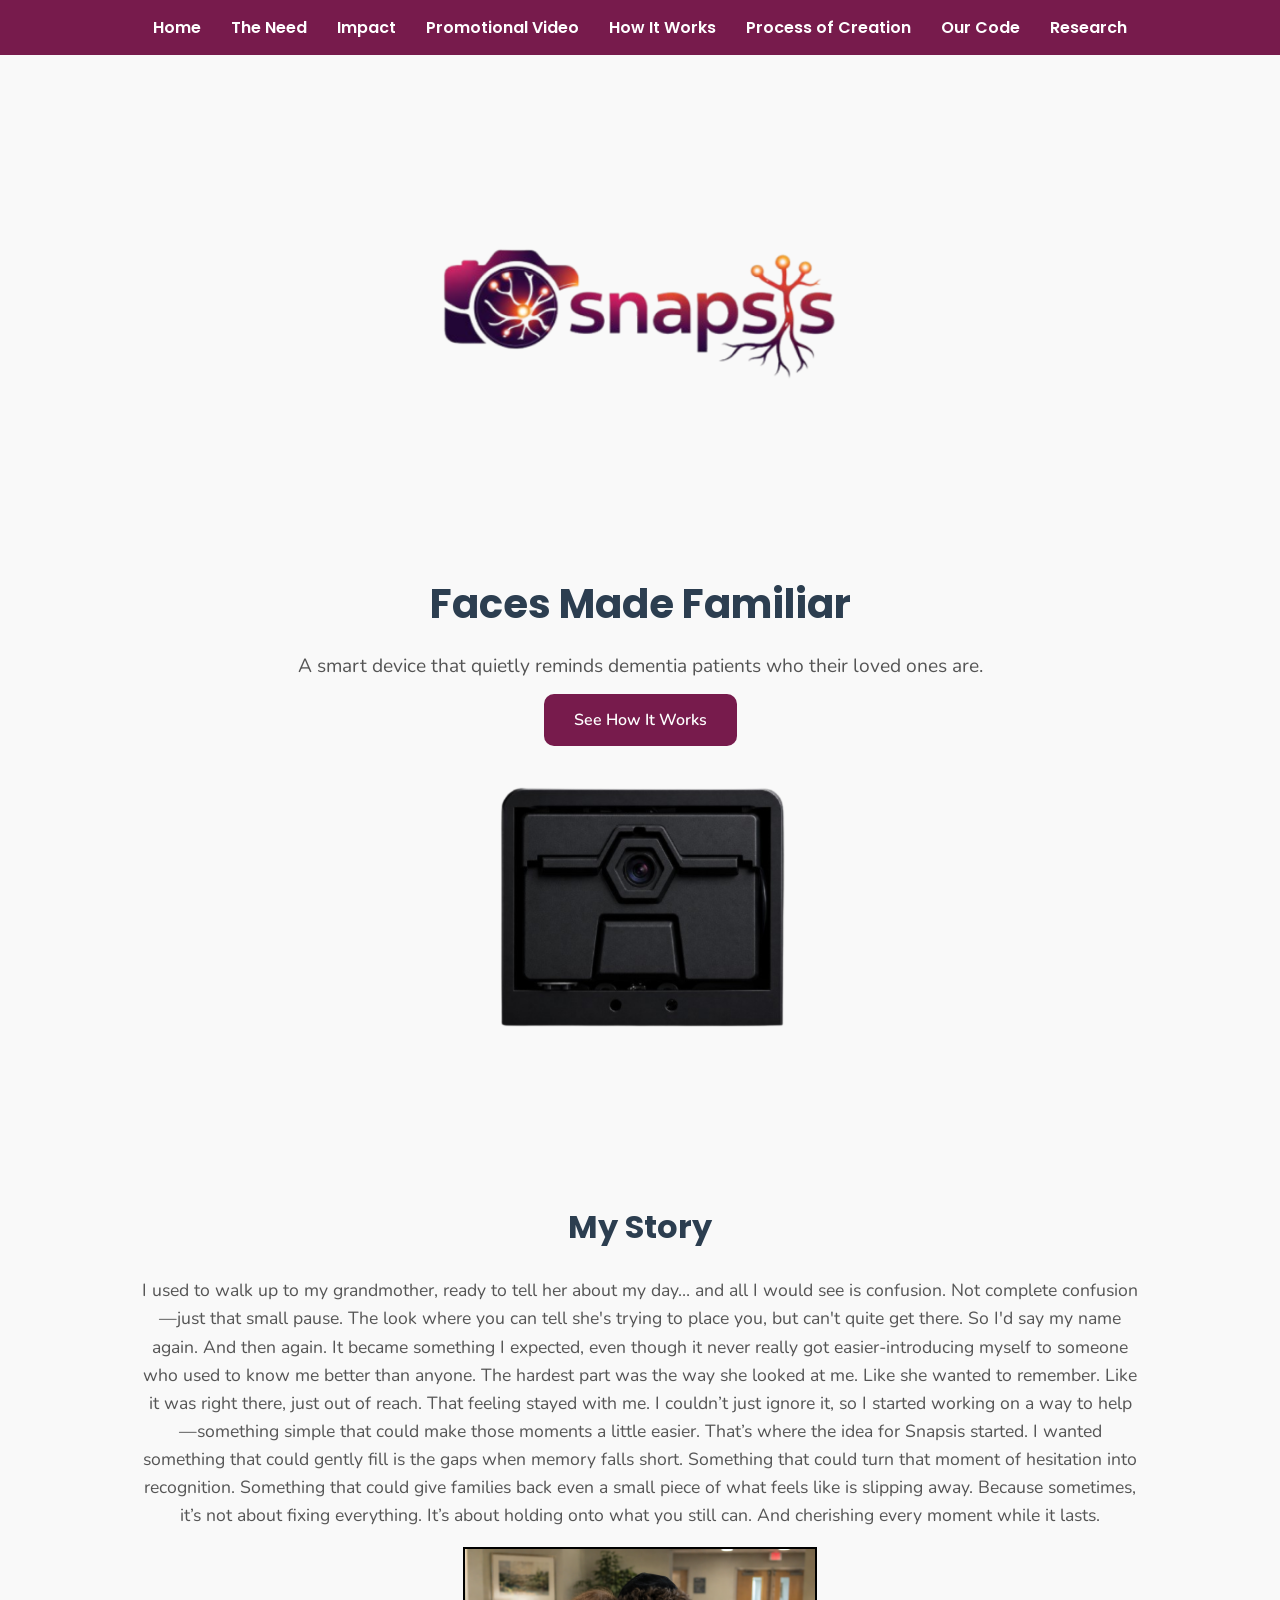
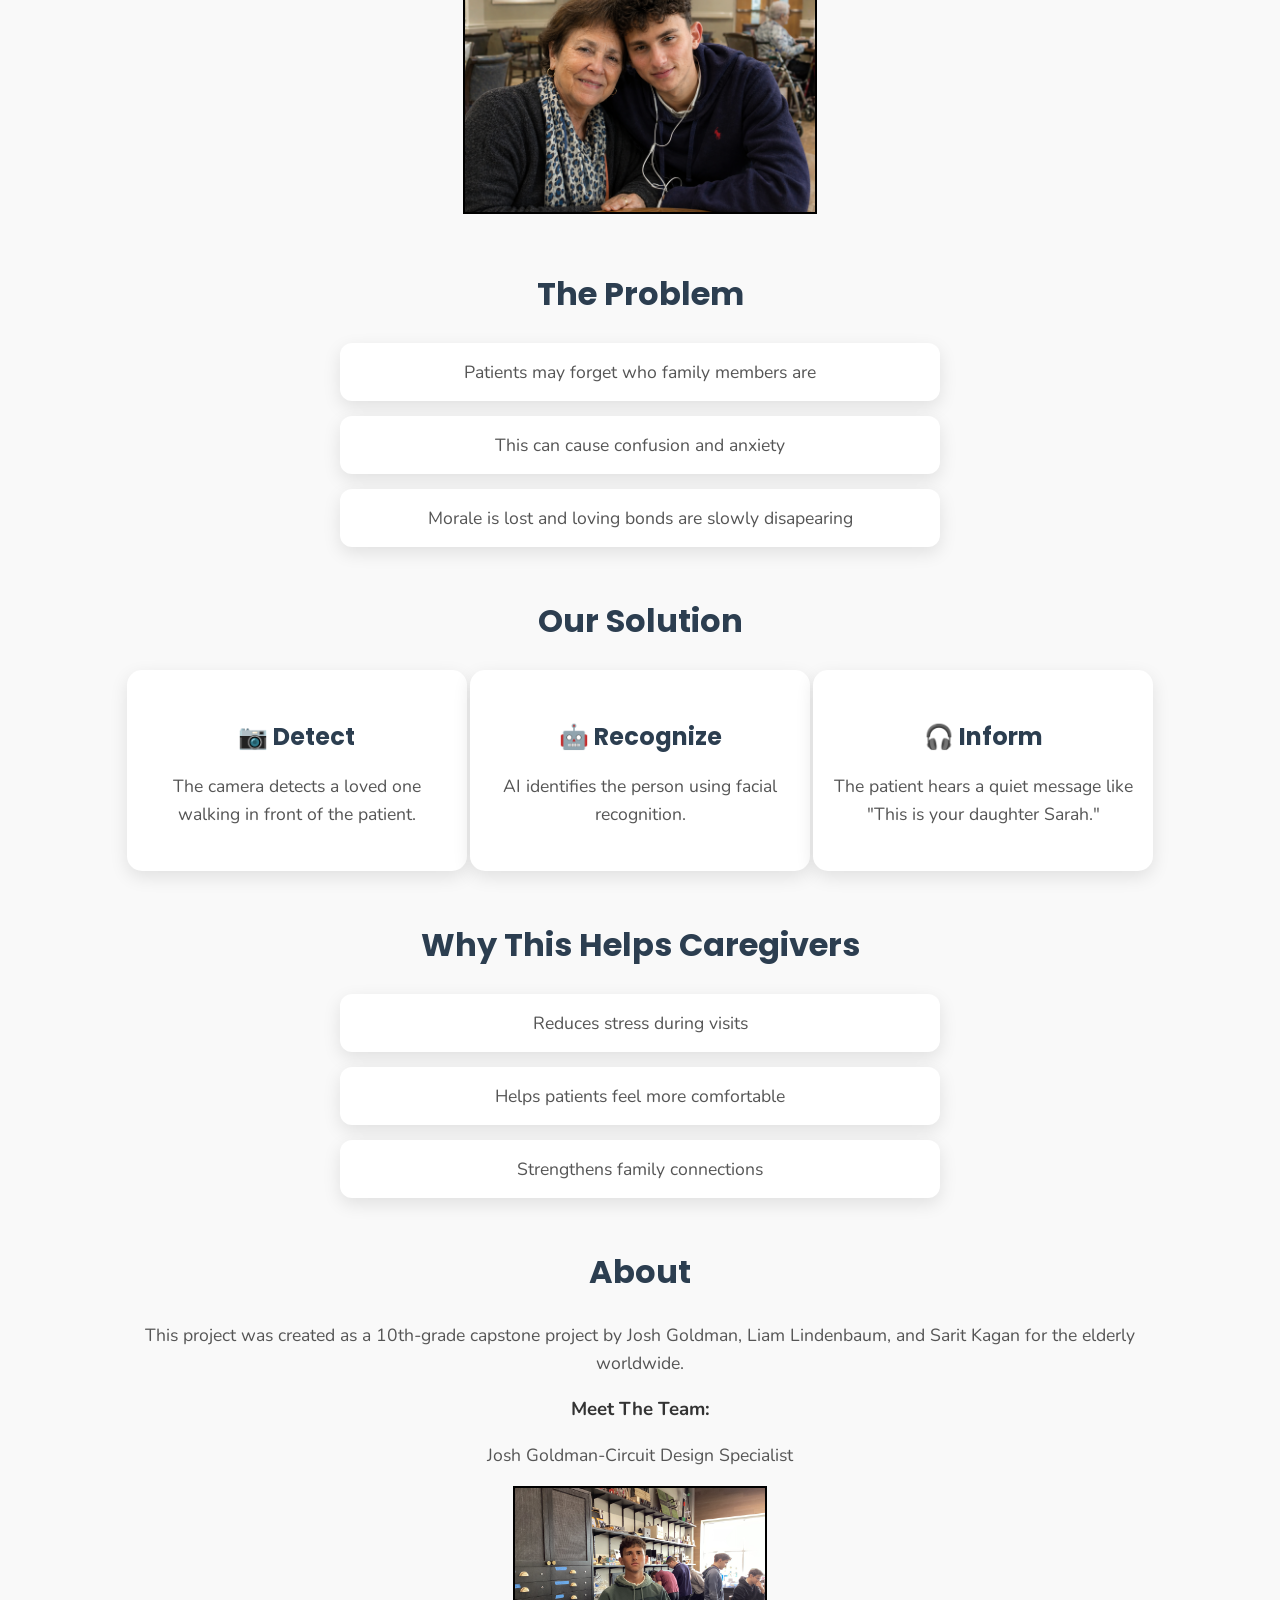
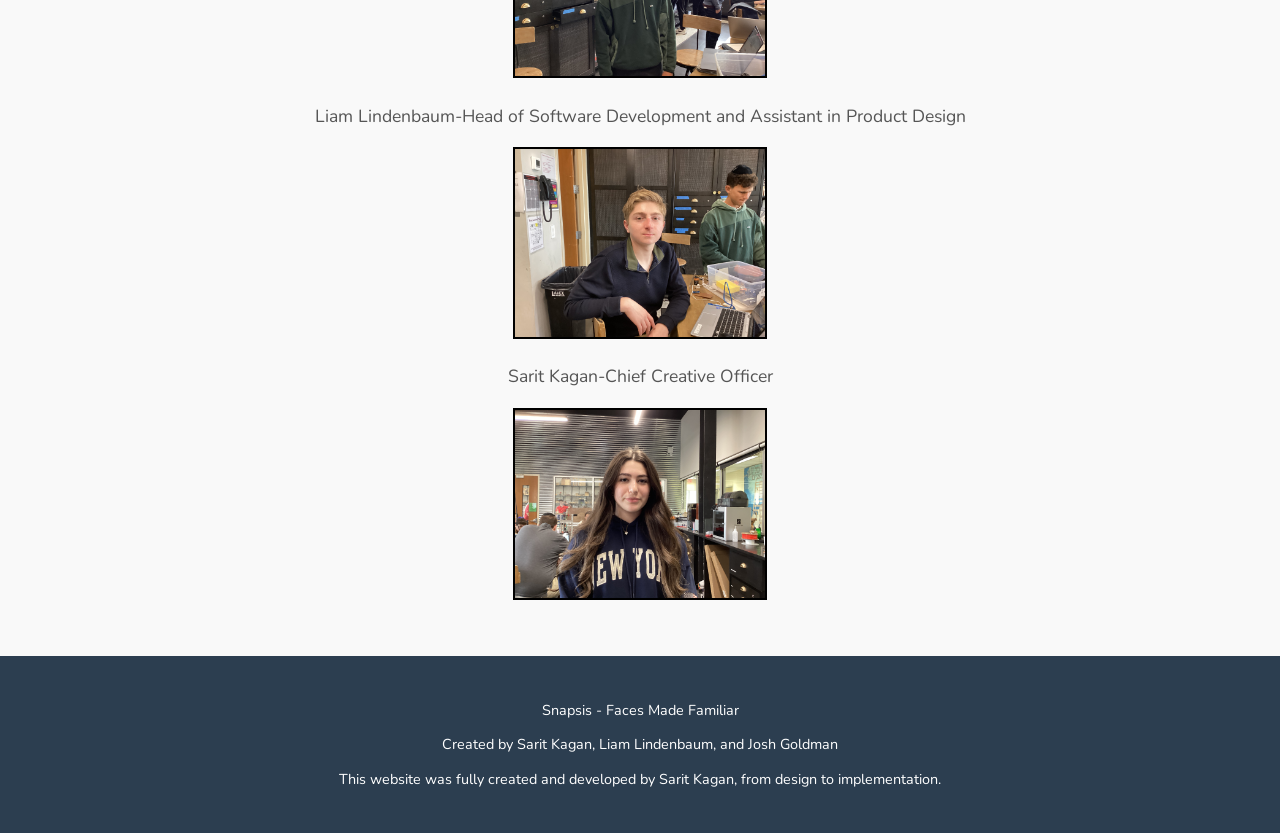
<file: index.html>
<!DOCTYPE html>
<html lang="en">
<head>
  <meta charset="UTF-8">
  <meta name="viewport" content="width=device-width, initial-scale=1.0">
  <title>Snapsis</title>

  <!-- Google Fonts -->
  <link href="https://fonts.googleapis.com/css2?family=Nunito:wght@400;700&family=Poppins:wght@600&display=swap" rel="stylesheet">

  <!-- Link to external CSS -->
  <link rel="stylesheet" href="style.css">
</head>
<body>

  <!-- Navbar -->
  <nav class="navbar">
    <a href="index.html">Home</a>
    <a href="theneed.html">The Need</a>
    <a href="impact.html">Impact</a>
    <a href="promotionalvideo.html">Promotional Video</a>
    <a href="howitworks.html">How It Works</a>
    <a href="processofcreation.html">Process of Creation</a>
    <a href="ourcode.html">Our Code</a>
    <a href="research.html">Research</a>
  </nav>


  <!-- Hero Section -->
  <header id="hero">
    <img src="./images/snapsiscapstoneLogo.png" alt="Snapsis Logo" class="hero-logo" width="600">
    <h2>Faces Made Familiar</h2>
    <p>A smart device that quietly reminds dementia patients who their loved ones are.</p>
    <a href="howitworks.html" class="cta-button">See How It Works</a>
    <br><br>
    <img src="finalproduct.png" alt="Device Mockup" class="device-mockup" width="350">
  </header>

  <!-- Story Section -->
  <section id="My Story">
    <h2>My Story</h2>
    <p>I used to walk up to my grandmother, ready to tell her about my day… and all I would see is confusion.
Not complete confusion—just that small pause. The look where you can tell she's trying to place you, but can't quite get there.
So I'd say my name again.
And then again.
It became something I expected, even though it never really got easier-introducing myself to someone who used to know me better than anyone.
The hardest part was the way she looked at me. Like she wanted to remember. Like it was right there, just out of reach.
That feeling stayed with me. I couldn’t just ignore it, so I started working on a way to help—something simple that could make those moments a little easier.
That’s where the idea for Snapsis started. I wanted something that could gently fill is the gaps when memory falls short. Something that could turn that moment of hesitation into recognition.
Something that could give families back even a small piece of what feels like is slipping away.
Because sometimes, it’s not about fixing everything.
It’s about holding onto what you still can.
And cherishing every moment while it lasts.</p>  
<img class="outlined" src="./images/38553C07-4007-4B16-B831-66BC15F5A831.png" width="350" >
   
  </section>

  <!-- Problem Section -->
  <section id="problem">
    <h2>The Problem</h2>
    <ul>
      <li>Patients may forget who family members are</li>
      <li>This can cause confusion and anxiety</li>
      <li>Morale is lost and loving bonds are slowly disapearing</li>
    </ul>
  </section>

  <!-- Solution Section -->
  <section id="solution">
    <h2>Our Solution</h2>
    <div class="steps">
      <div class="step">
        <h3>📷 Detect</h3>
        <p>The camera detects a loved one walking in front of the patient.</p>
      </div>
      <div class="step">
        <h3>🤖 Recognize</h3>
        <p>AI identifies the person using facial recognition.</p>
      </div>
      <div class="step">
        <h3>🎧 Inform</h3>
        <p>The patient hears a quiet message like "This is your daughter Sarah."</p>
      </div>
    </div>
  </section>

  <!-- Caregivers Section -->
  <section id="caregivers">
    <h2>Why This Helps Caregivers</h2>
    <ul>
      <li>Reduces stress during visits</li>
      <li>Helps patients feel more comfortable</li>
      <li>Strengthens family connections</li>
    </ul>
  </section>

  <!-- About Section -->
  <section id="about">
    <h2>About</h2>
    <p>This project was created as a 10th-grade capstone project by Josh Goldman, Liam Lindenbaum, and Sarit Kagan for the elderly worldwide.</p>
    <h3 >Meet The Team:</h3>
    <p>Josh Goldman-Circuit Design Specialist</p>
    <img class="outlined" src="./images/IMG_0096.JPG" width="250" >
    <p>Liam Lindenbaum-Head of Software Development and Assistant in Product Design</p>
    <img class="outlined" src="./images/IMG_0095.JPG" width="250">
    <p>Sarit Kagan-Chief Creative Officer</p>
    <img class="outlined" src="./images/IMG_0097.JPG" width="250">

  </section>

  <!-- Footer -->
  <footer>
    <p>Snapsis - Faces Made Familiar</p>
    <p>Created by Sarit Kagan, Liam Lindenbaum, and Josh Goldman</p>
    <p>This website was fully created and developed by Sarit Kagan, from design to implementation.</p>
  </footer>

</body>
</html>
</file>
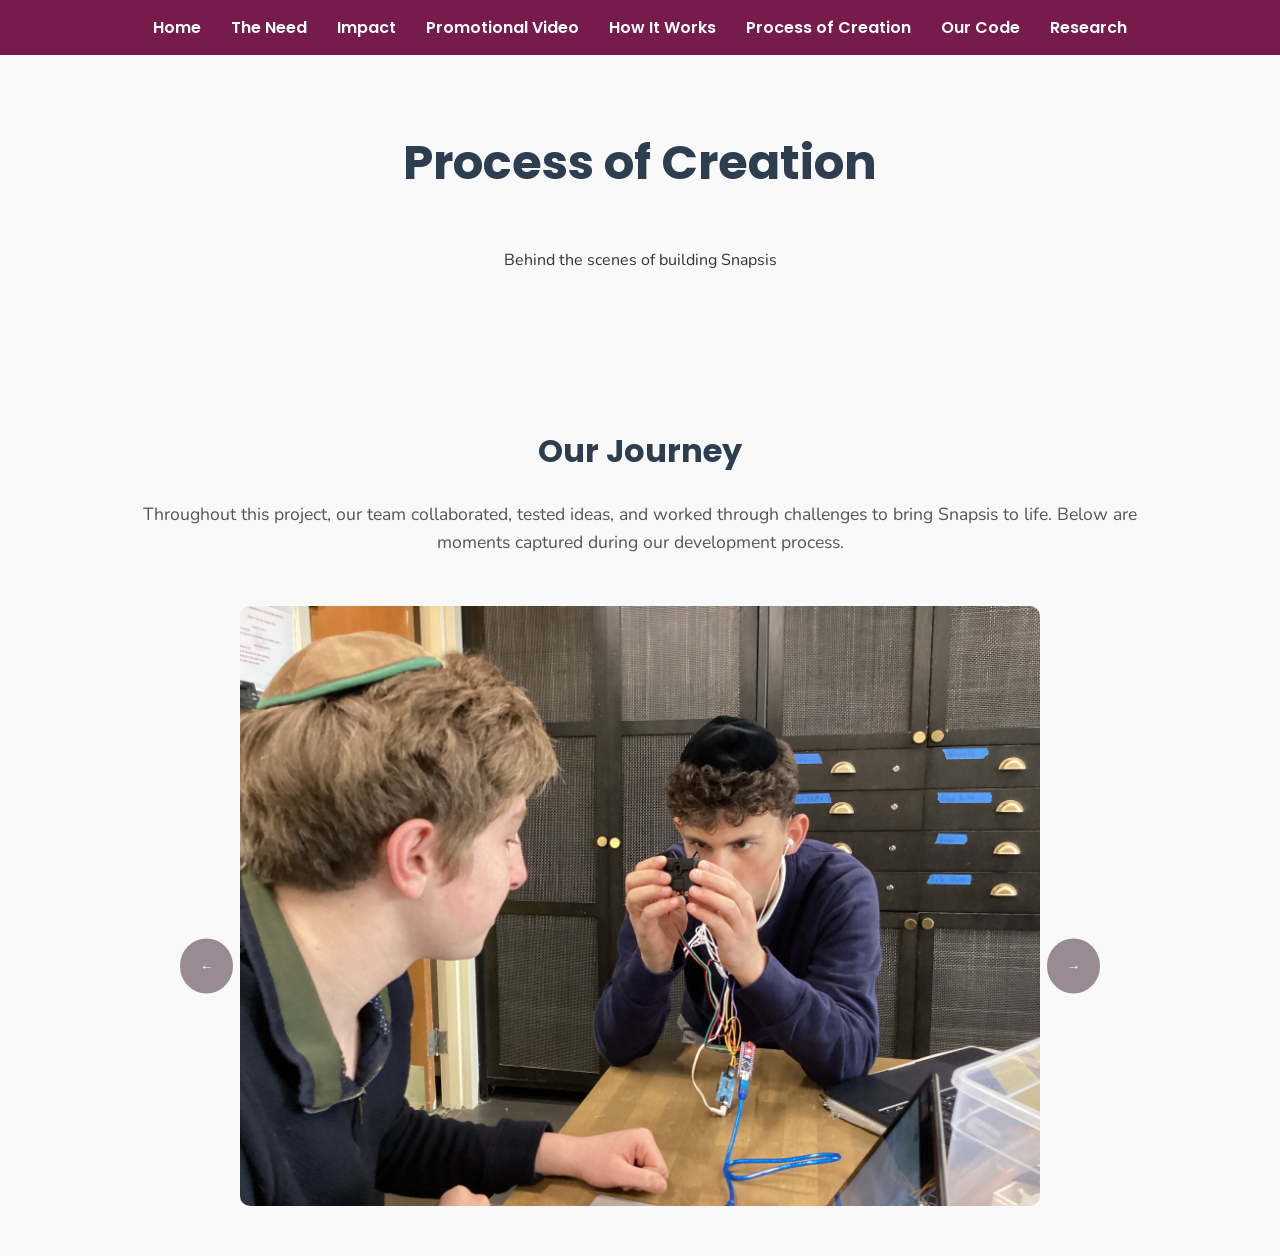
<file: processofcreation.html>
<!DOCTYPE html>
<html lang="en">
<head>
  <meta charset="UTF-8">
  <meta name="viewport" content="width=device-width, initial-scale=1.0">
  <title>Process of Creation- Snapsis</title>
     <!-- Google Fonts -->
  <link href="https://fonts.googleapis.com/css2?family=Nunito:wght@400;700&family=Poppins:wght@600&display=swap" rel="stylesheet">
    <link rel="stylesheet" href="style.css">
  <style>
    /* Global Styles */
    body {
      margin: 0;
      font-family: 'Nunito', sans-serif;
      background-color: #f9f9f9;
      color: #333;
    }

    /* Container */
    .container {
      max-width: 1200px;
      margin: 0 auto;
      padding: 50px 20px;
      text-align: center;
    }

    /* Page Title */
    h1 {
      font-family: 'Poppins', sans-serif;
      font-size: 3rem;
      margin-bottom: 50px;
      color: #2c3e50;
    }

    /* Steps Grid */
    .steps {
      display: grid;
      grid-template-columns: repeat(auto-fit, minmax(250px, 1fr));
      gap: 30px;
      justify-items: center;
      align-items: stretch;
    }

    /* Step Box */
    .step-box {
      background-color: #ffffff;
      border-radius: 15px;
      padding: 30px 20px;
      box-shadow: 0 6px 18px rgba(0,0,0,0.1);
      transition: transform 0.3s, box-shadow 0.3s;
      width: 92%;
      max-width: 300px;
    }

    .step-box:hover {
      transform: translateY(-5px);
      box-shadow: 0 12px 24px rgba(0,0,0,0.15);
    }


    /* Step Title */
    .step-title {
      font-size: 1.4rem;
      font-weight: 600;
      margin-bottom: 15px;
      color: #2c3e50;
    }

  </style>
</head>
<body>

   <!-- Navbar -->
  <nav class="navbar">
    <a href="index.html">Home</a>
    <a href="theneed.html">The Need</a>
    <a href="impact.html">Impact</a>
    <a href="promotionalvideo.html">Promotional Video</a>
    <a href="howitworks.html">How It Works</a>
    <a href="processofcreation.html">Process of Creation</a>
    <a href="ourcode.html">Our Code</a>
    <a href="research.html">Research</a>

  </nav>


    <!-- HEADER -->
    <header class="page-header">
        <h1>Process of Creation</h1>
        <p>Behind the scenes of building Snapsis</p>
    </header>

    <!-- MAIN CONTENT -->
    <div class="container">

        <!-- INTRO BOX -->
        <section class="card">
            <h2>Our Journey</h2>
            <p>
                Throughout this project, our team collaborated, tested ideas, and worked through
                challenges to bring Snapsis to life. Below are moments captured during our development process.
            </p>
        </section>

        
            <div class="carousel">
  <img src="./images/IMG_0127.JPG" class="active">
  <img src="./images/IMG_0084.JPG">
  <img src="./images/IMG_0083.JPG">
  <img src="./images/IMG_0082.JPG">
  <img src="./images/IMG_0122.JPG"> 
  <img src="IMG_0161 (1).JPG"> 
  <img src="./images/IMG_0129 (1).JPG"> 




  <button class="left">&#8592;</button>
  <button class="right">&#8594;</button>
</div>

<script>
  const images = document.querySelectorAll('.carousel img');
  const leftBtn = document.querySelector('.left');
  const rightBtn = document.querySelector('.right');

  let index = 0;

  function showImage(i) {
    images.forEach(img => img.classList.remove('active'));
    images[i].classList.add('active');
  }

  rightBtn.addEventListener('click', () => {
    index = (index + 1) % images.length;
    showImage(index);
  });

  leftBtn.addEventListener('click', () => {
    index = (index - 1 + images.length) % images.length;
    showImage(index);
  });
</script>

        </section>
        

  

</body>
</html>
</file>
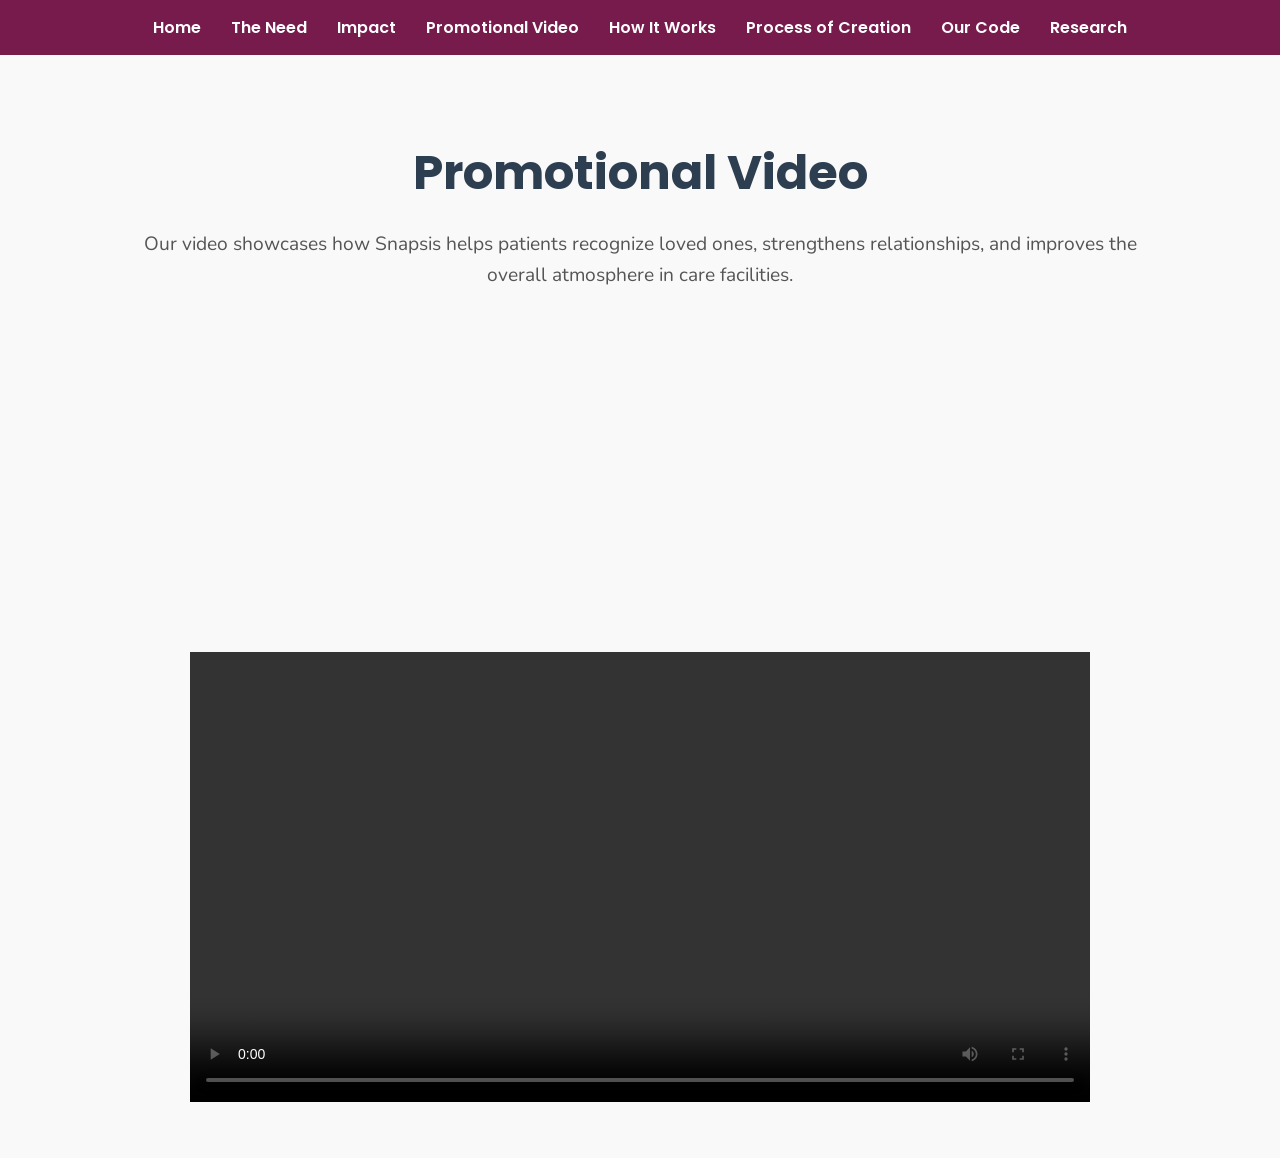
<file: promotionalvideo.html>
<!-- promotionalvideo.html -->
<!DOCTYPE html>
<html lang="en">
<head>
  <meta charset="UTF-8">
  <meta name="viewport" content="width=device-width, initial-scale=1.0">
  <title>Promotional Video - Snapsis</title>

  <!-- Google Fonts -->
  <link href="https://fonts.googleapis.com/css2?family=Nunito:wght@400;700&family=Poppins:wght@600&display=swap" rel="stylesheet">
  <link rel="stylesheet" href="style.css">

  <style>
    /* Global Styles */
    body {
      margin: 0;
      font-family: 'Nunito', sans-serif;
      background-color: #f9f9f9;
      color: #333;
    }

    /* Container */
    .container {
      max-width: 1000px;
      margin: 0 auto;
      padding: 50px 20px;
      text-align: center;
    }

    /* Page Title */
    h1 {
      font-family: 'Poppins', sans-serif;
      font-size: 3rem;
      margin-bottom: 20px;
      color: #2c3e50;
    }

    /* Description */
    .description {
      font-size: 1.2rem;
      color: #555;
      margin-bottom: 40px;
      line-height: 1.6;
    }

    /* Video Box */
    .video-box {
      background-color: #000;
      border-radius: 15px;
      box-shadow: 0 6px 18px rgba(0,0,0,0.1);
      overflow: hidden;
      max-width: 800px;
      margin: 0 auto;
    }

    .my-video {
  width: 600px !important;
  height: auto;
}

    /* Placeholder Text (for when video is not uploaded yet) */
    .video-placeholder {
      color: #fff;
      padding: 80px 20px;
      font-size: 1.5rem;
      text-align: center;
    }
  </style>
</head>
<body>
 <!-- Navbar -->
  <nav class="navbar">
    <a href="index.html">Home</a>
    <a href="theneed.html">The Need</a>
    <a href="impact.html">Impact</a>
    <a href="promotionalvideo.html">Promotional Video</a>
    <a href="howitworks.html">How It Works</a>
    <a href="processofcreation.html">Process of Creation</a>
    <a href="ourcode.html">Our Code</a>
    <a href="research.html">Research</a>
  </nav>

  <div class="container">
    <h1>Promotional Video</h1>
    <p class="description">
      Our video showcases how Snapsis helps patients recognize loved ones, strengthens relationships, and improves the overall atmosphere in care facilities.
    </p>
       
    <iframe 
      width="560" 
      height="315" 
      frameborder="0" 
      allowfullscreen>
  </iframe>

  <video controls width="900">
      <source src="Copy of Snapsis- Promo Vid (1).mp4" type="video/mp4">
        Your browser does not support the video tag.
      </video>
  
    </div>
  </div>

</body>
</html>
</file>
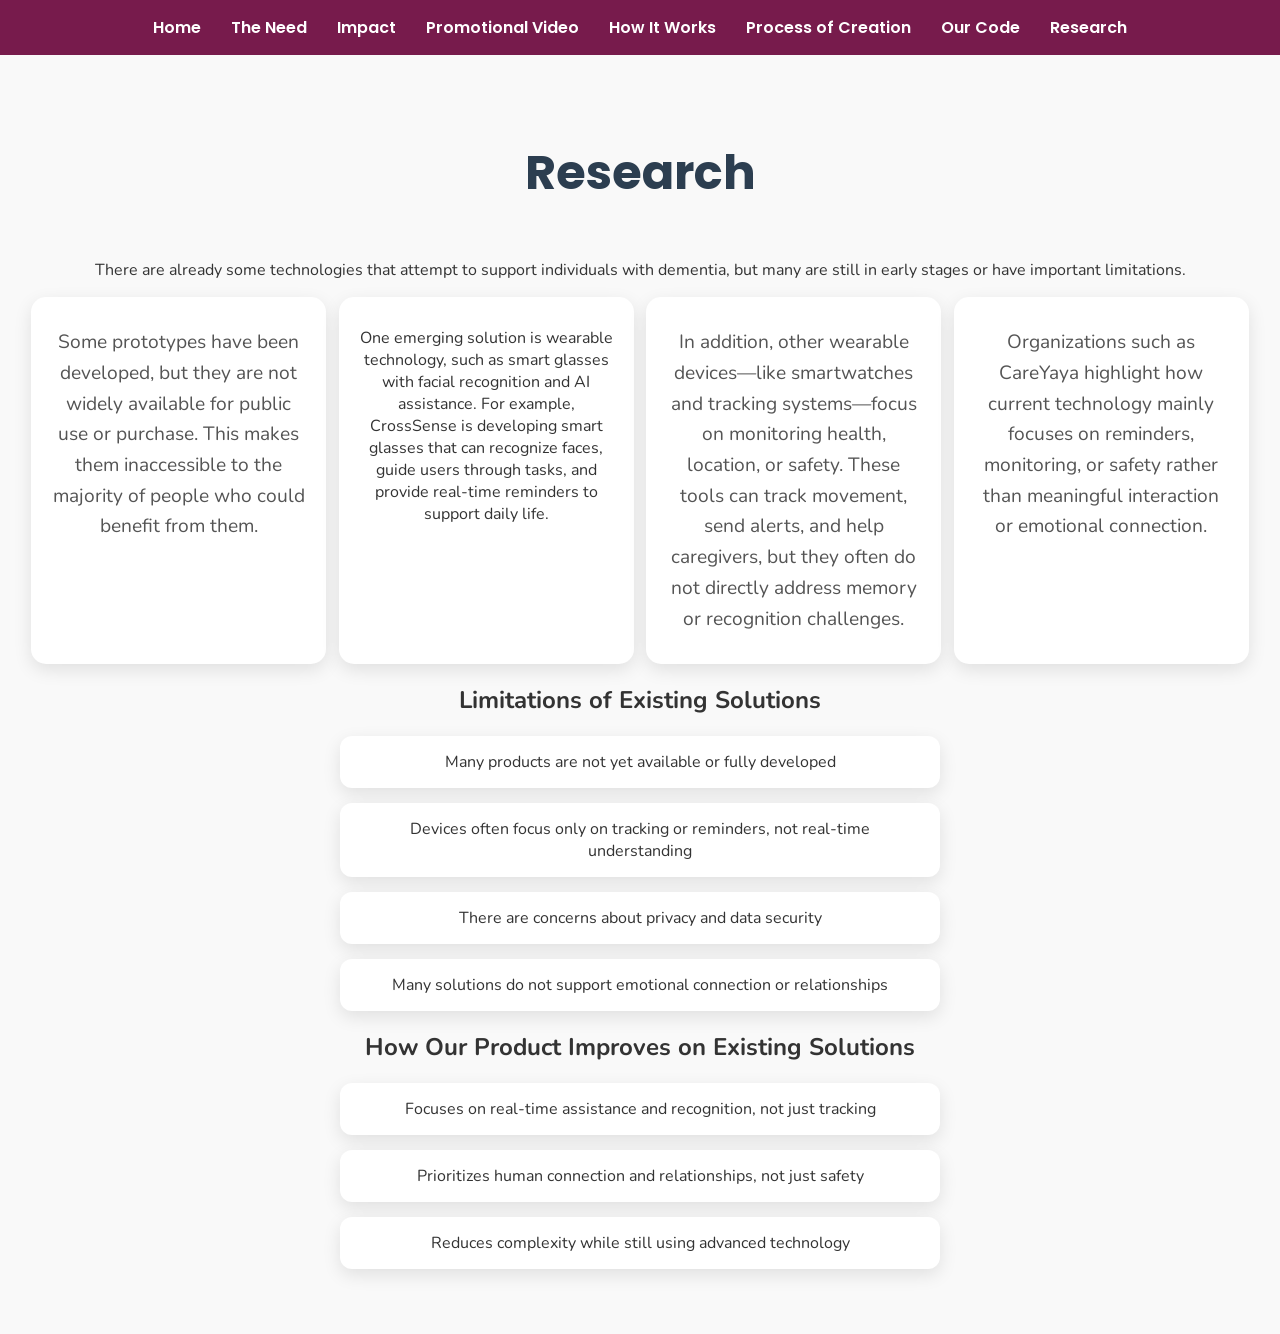
<file: research.html>
<!DOCTYPE html>
<html lang="en">
<head>
  <meta charset="UTF-8">
  <meta name="viewport" content="width=device-width, initial-scale=1.0">
  <title>Research - Snapsis</title>
  
  <!-- Google Fonts -->
  <link href="https://fonts.googleapis.com/css2?family=Nunito:wght@400;700&family=Poppins:wght@600&display=swap" rel="stylesheet">
    <link rel="stylesheet" href="style.css">
  <style>
    /* Global Styles */
    body {
      margin: 0;
      font-family: 'Nunito', sans-serif;
      background-color: #f9f9f9;
      color: #333;
    }

    /* Container */
    .container {
      max-width: 1200px;
      margin: 0 auto;
      padding: 50px 20px;
      text-align: center;
    }

    /* Page Title */
    h1 {
      font-family: 'Poppins', sans-serif;
      font-size: 3rem;
      margin-bottom: 50px;
      color: #2c3e50;
    }

    /* Steps Grid */
    .steps {
      display: grid;
      grid-template-columns: repeat(auto-fit, minmax(250px, 1fr));
      gap: 30px;
      justify-items: center;
      align-items: stretch;
    }

    /* Step Box */
    .step-box {
      background-color: #ffffff;
      border-radius: 15px;
      padding: 30px 20px;
      box-shadow: 0 6px 18px rgba(0,0,0,0.1);
      transition: transform 0.3s, box-shadow 0.3s;
      width: 92%;
      max-width: 300px;
    }

    .step-box:hover {
      transform: translateY(-5px);
      box-shadow: 0 12px 24px rgba(0,0,0,0.15);
    }


    /* Step Title */
    .step-title {
      font-size: 1.4rem;
      font-weight: 600;
      margin-bottom: 15px;
      color: #2c3e50;
    }
    .step-desc {
      font-size: 1.2rem;
      line-height: 1.6;
      color: #555;
    }

  </style>
</head>
<body>
 <!-- Navbar -->
  <nav class="navbar">
    <a href="index.html">Home</a>
    <a href="theneed.html">The Need</a>
    <a href="impact.html">Impact</a>
    <a href="promotionalvideo.html">Promotional Video</a>
    <a href="howitworks.html">How It Works</a>
    <a href="processofcreation.html">Process of Creation</a>
    <a href="ourcode.html">Our Code</a>
    <a href="research.html">Research</a>


  </nav>
   <div class="container">
    <h1>Research</h1>
    <p class="description">
        There are already some technologies that attempt to support individuals with dementia, but many are still in early stages or have important limitations.
    </p>
    <div class="steps">
      <!-- Step 1 -->
      <div class="step-box">
        <div class="step-desc"> Some prototypes have been developed, but they are not widely available for public use or purchase. This makes them inaccessible to the majority of people who could benefit from them.
        </div>
      </div>

      <!-- Step 2 -->
      <div class="step-box">
        <div class="step-desce">One emerging solution is wearable technology, such as smart glasses with facial recognition and AI assistance. For example, CrossSense is developing smart glasses that can recognize faces, guide users through tasks, and provide real-time reminders to support daily life.
        </div>
      </div>

      <!-- Step 3 -->
      <div class="step-box">
        <div class="step-desc">In addition, other wearable devices—like smartwatches and tracking systems—focus on monitoring health, location, or safety. These tools can track movement, send alerts, and help caregivers, but they often do not directly address memory or recognition challenges.
        </div>
      </div>

      <!-- Step 4 -->
      <div class="step-box">
        <div class="step-desc">Organizations such as CareYaya highlight how current technology mainly focuses on reminders, monitoring, or safety rather than meaningful interaction or emotional connection.</div>
      </div>
    </div>
    <h2>Limitations of Existing Solutions</h2>
    <ul>
        <li>Many products are not yet available or fully developed</li>
        <li>Devices often focus only on tracking or reminders, not real-time understanding</li>
        <li>There are concerns about privacy and data security</li>
        <li>Many solutions do not support emotional connection or relationships</li>
    </ul>
    <h2>How Our Product Improves on Existing Solutions</h2>
    <ul>
      <li>Focuses on real-time assistance and recognition, not just tracking</li>
      <li>Prioritizes human connection and relationships, not just safety</li>
      <li>Reduces complexity while still using advanced technology</li>
    </ul>
  </div>
</file>
<file: style.css>
/* Global Styles */
body {
  margin: 0;
  font-family: 'Nunito', sans-serif;
  background-color: #f9f9f9;
  color: #333;
}

/* Navbar */
.navbar {
  background-color: #771b4c;
  display: flex;
  justify-content: center;
  padding: 15px;
}

.navbar a {
  color: #fff;
  text-decoration: none;
  margin: 0 15px;
  font-weight: 600;
  font-family: 'Poppins', sans-serif;
  transition: color 0.3s;
}

.navbar a:hover {
  color: #d8621e;
}

/* Hero Section */
#hero {
  text-align: center;
  padding: 60px 20px;
}

.hero-logo, .device-mockup {
  max-width: 100%;
  border-radius: 15px;
  margin-bottom: 20px;
}

#hero h2 {
  font-family: 'Poppins', sans-serif;
  font-size: 2.5rem;
  margin-bottom: 15px;
  color: #2c3e50;
}

#hero p {
  font-size: 1.2rem;
  margin-bottom: 30px;
  color: #555;
}

.cta-button {
  background-color: #771b4c;
  color: #fff;
  padding: 15px 30px;
  border-radius: 10px;
  text-decoration: none;
  font-weight: 600;
  transition: background-color 0.3s;
}

.cta-button:hover {
  background-color:  #d8621e;
}

/* Sections */
section {
  max-width: 1000px;
  margin: 50px auto;
  padding: 0 20px;
  text-align: center;
}

section h2 {
  font-family: 'Poppins', sans-serif;
  font-size: 2rem;
  margin-bottom: 25px;
  color: #2c3e50;
}

section p, section li {
  font-size: 1.1rem;
  line-height: 1.6;
  color: #555;
}

ul {
  list-style: none;
  padding: 0;
  margin: 0 auto;
  max-width: 600px;
}

ul li {
  background-color: #fff;
  margin-bottom: 15px;
  padding: 15px 20px;
  border-radius: 12px;
  box-shadow: 0 6px 18px rgba(0,0,0,0.1);
}

/* Steps Boxes */
.steps {
  display: grid;
  grid-template-columns: repeat(auto-fit, minmax(250px, 1fr));
  gap: 30px;
  justify-items: center;
}

.step {
  background-color: #fff;
  border-radius: 15px;
  padding: 25px 20px;
  box-shadow: 0 6px 18px rgba(0,0,0,0.1);
  transition: transform 0.3s, box-shadow 0.3s;
  width: 100%;
  max-width: 300px;
}

.step:hover {
  transform: translateY(-5px);
  box-shadow: 0 12px 24px rgba(0,0,0,0.15);
}

.step h3 {
  font-family: 'Poppins', sans-serif;
  font-size: 1.5rem;
  margin-bottom: 15px;
  color: #2c3e50;
}

.step p {
  color: #555;
}

/* Footer */
footer {
  text-align: center;
  padding: 30px 20px;
  background-color: #2c3e50;
  color: #fff;
  font-size: 0.9rem;
  margin-top: 50px;
}
.page-header {
    text-align: center;
    padding: 40px;
}

.content-box {
    background-color: #e6f0ff;
    margin: 20px;
    padding: 20px;
    border-radius: 10px;
    text-align: center; /* centers text inside the box */
}







    .carousel {
      position: relative;
      width: 800px;
      margin: 0 auto;
    }

    .carousel img {
      width: 100%;
      width: 800px;
      display: none;
      border-radius: 10px;
    }

    .carousel img.active {
      display: block;
    }

    button {
      position:absolute;
      top: 60%;
      transform: translateY(-50%);
      background: rgba(56, 31, 43, 0.5);
      color:  #ffffff;
      border: none;
      padding: 20px;
      cursor: pointer;
      border-radius: 50%;
    }

    .left {
      left: -60px;
    }

    .right {
      right: -60px;
    }

.outlined{
  border: 2px solid #000; 
}
</file>
